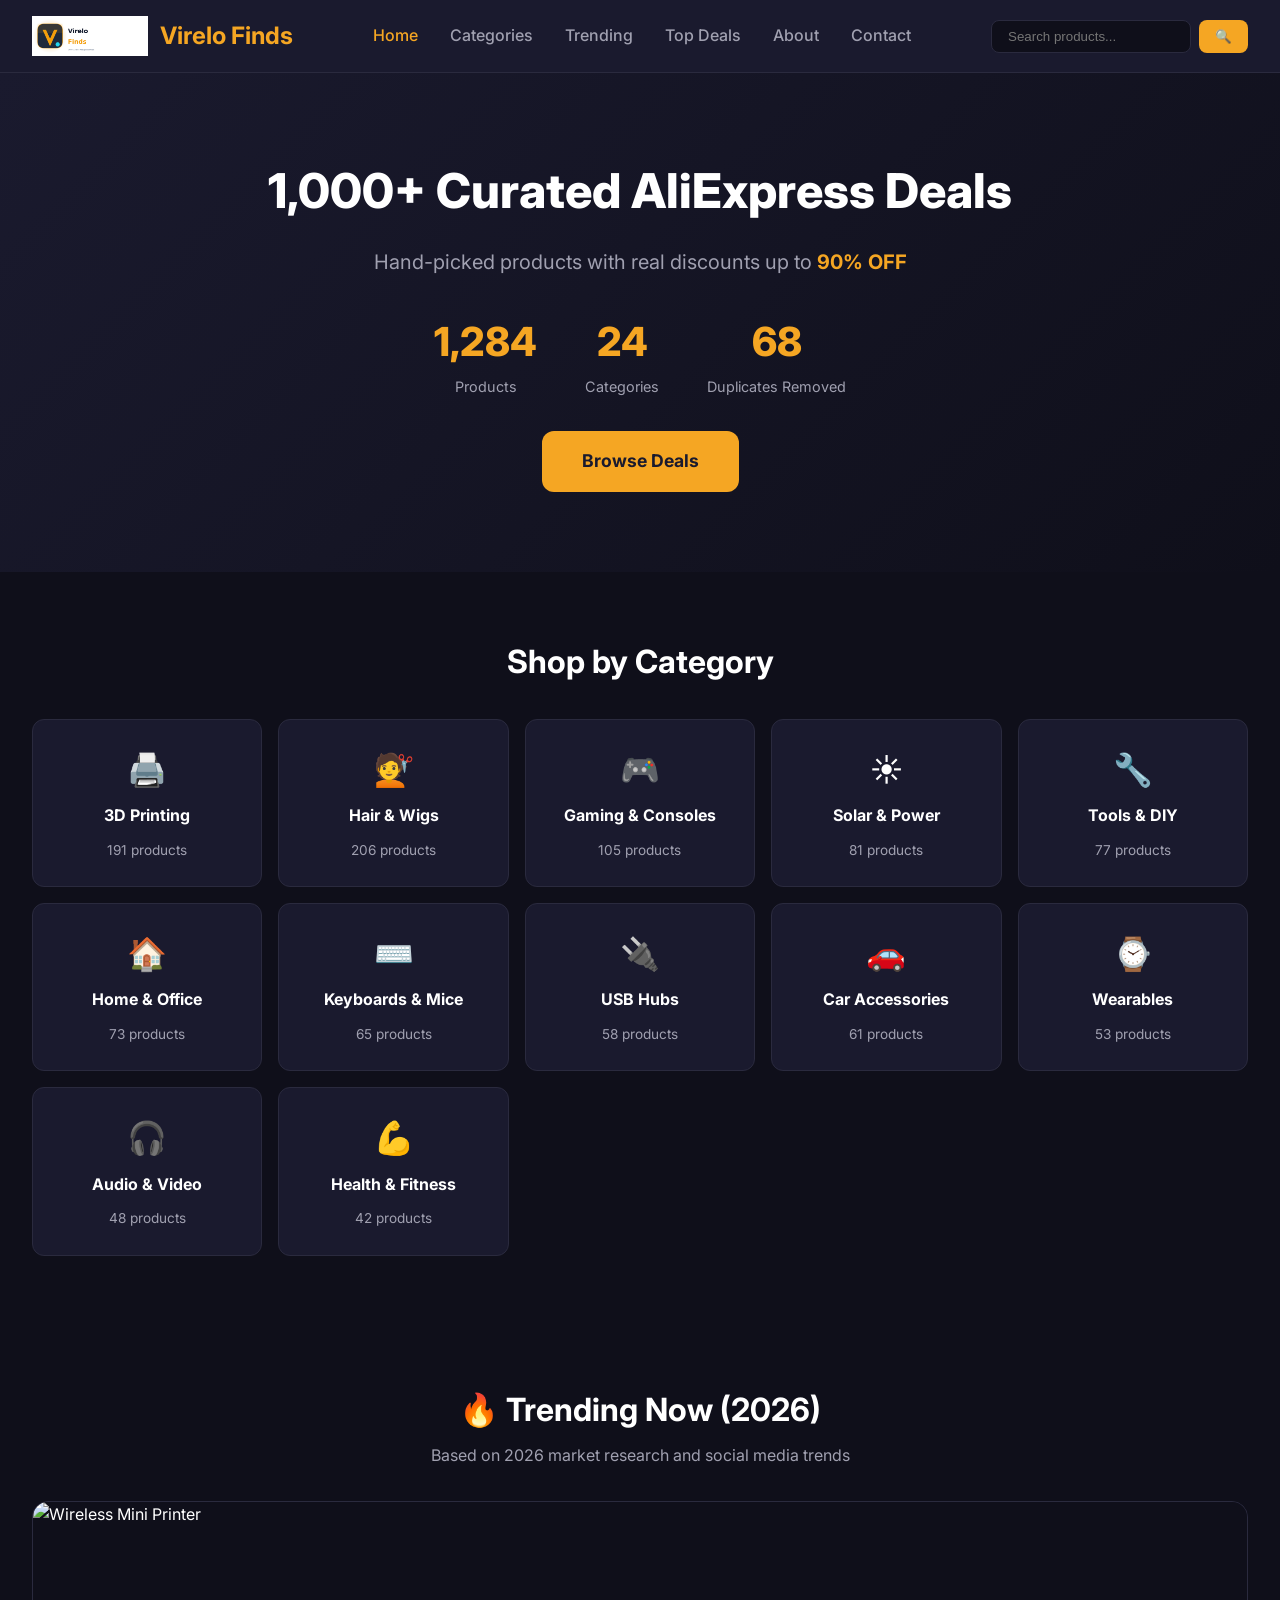
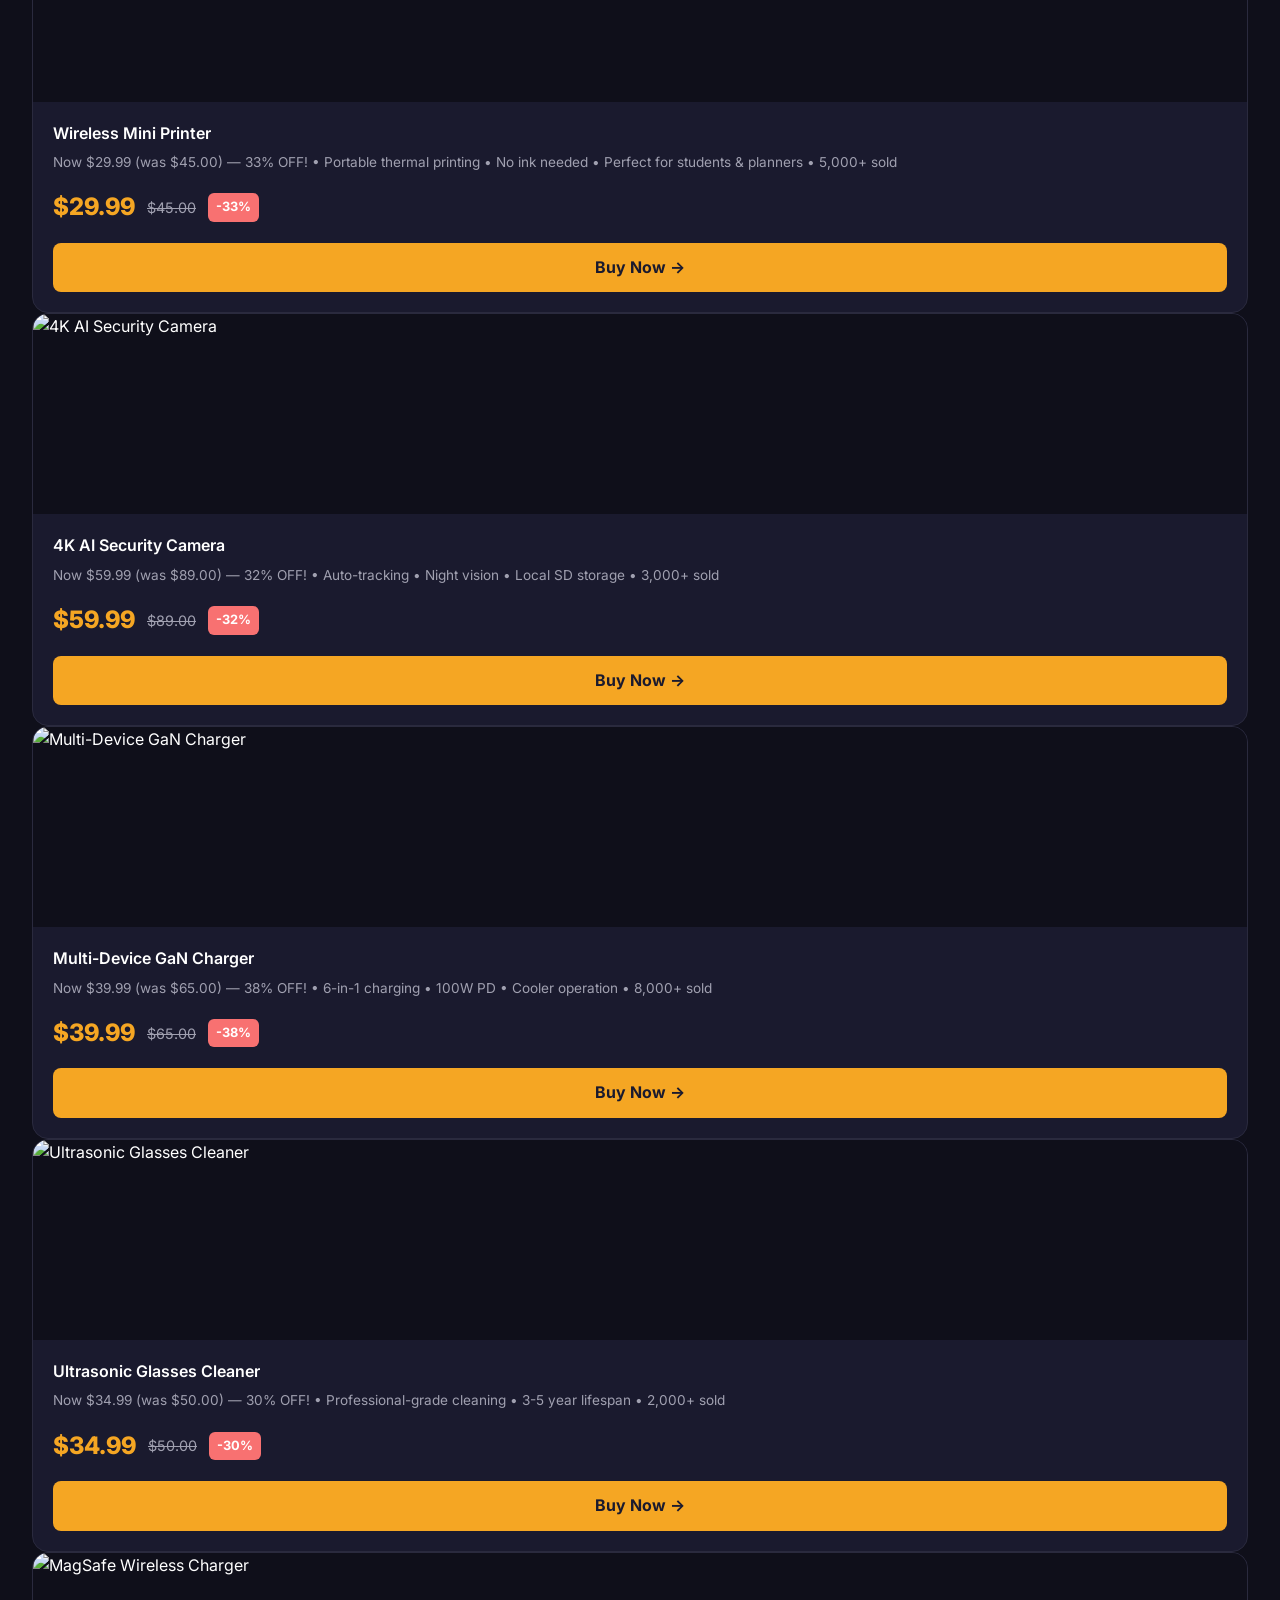
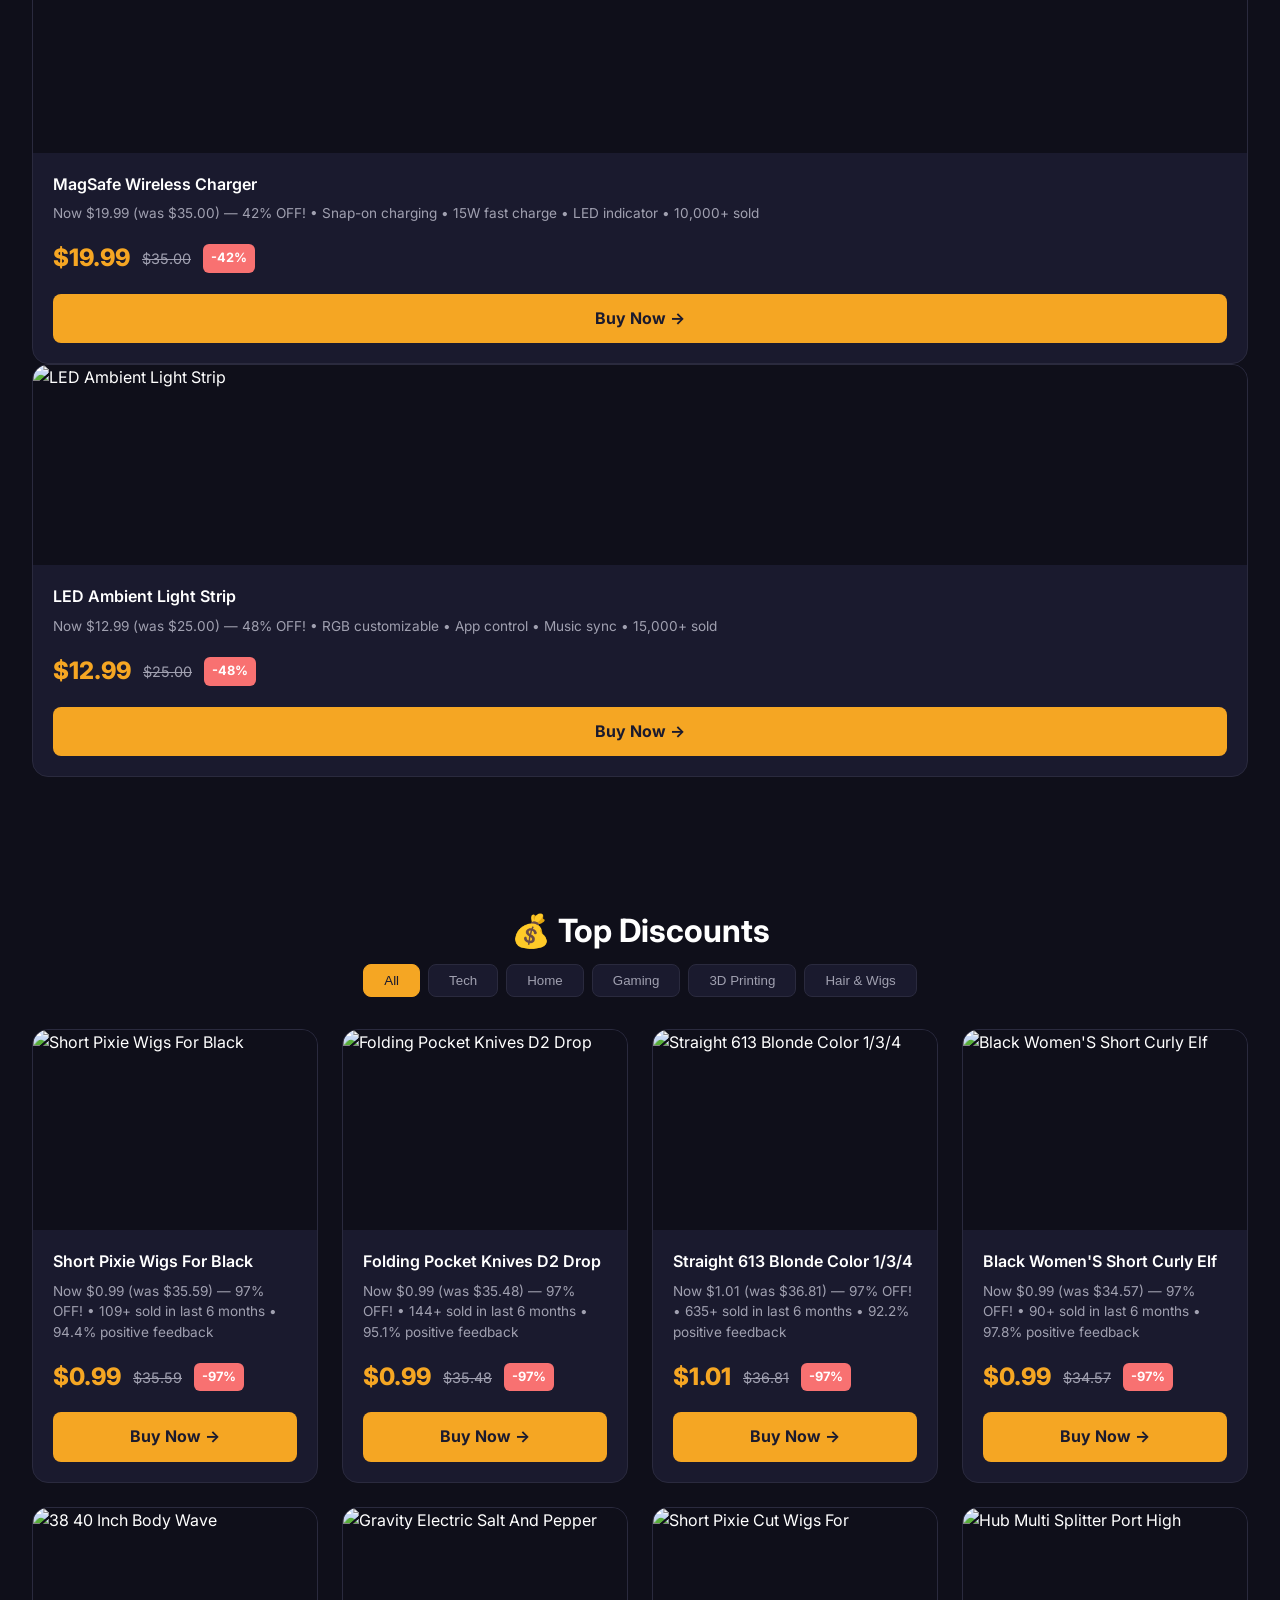
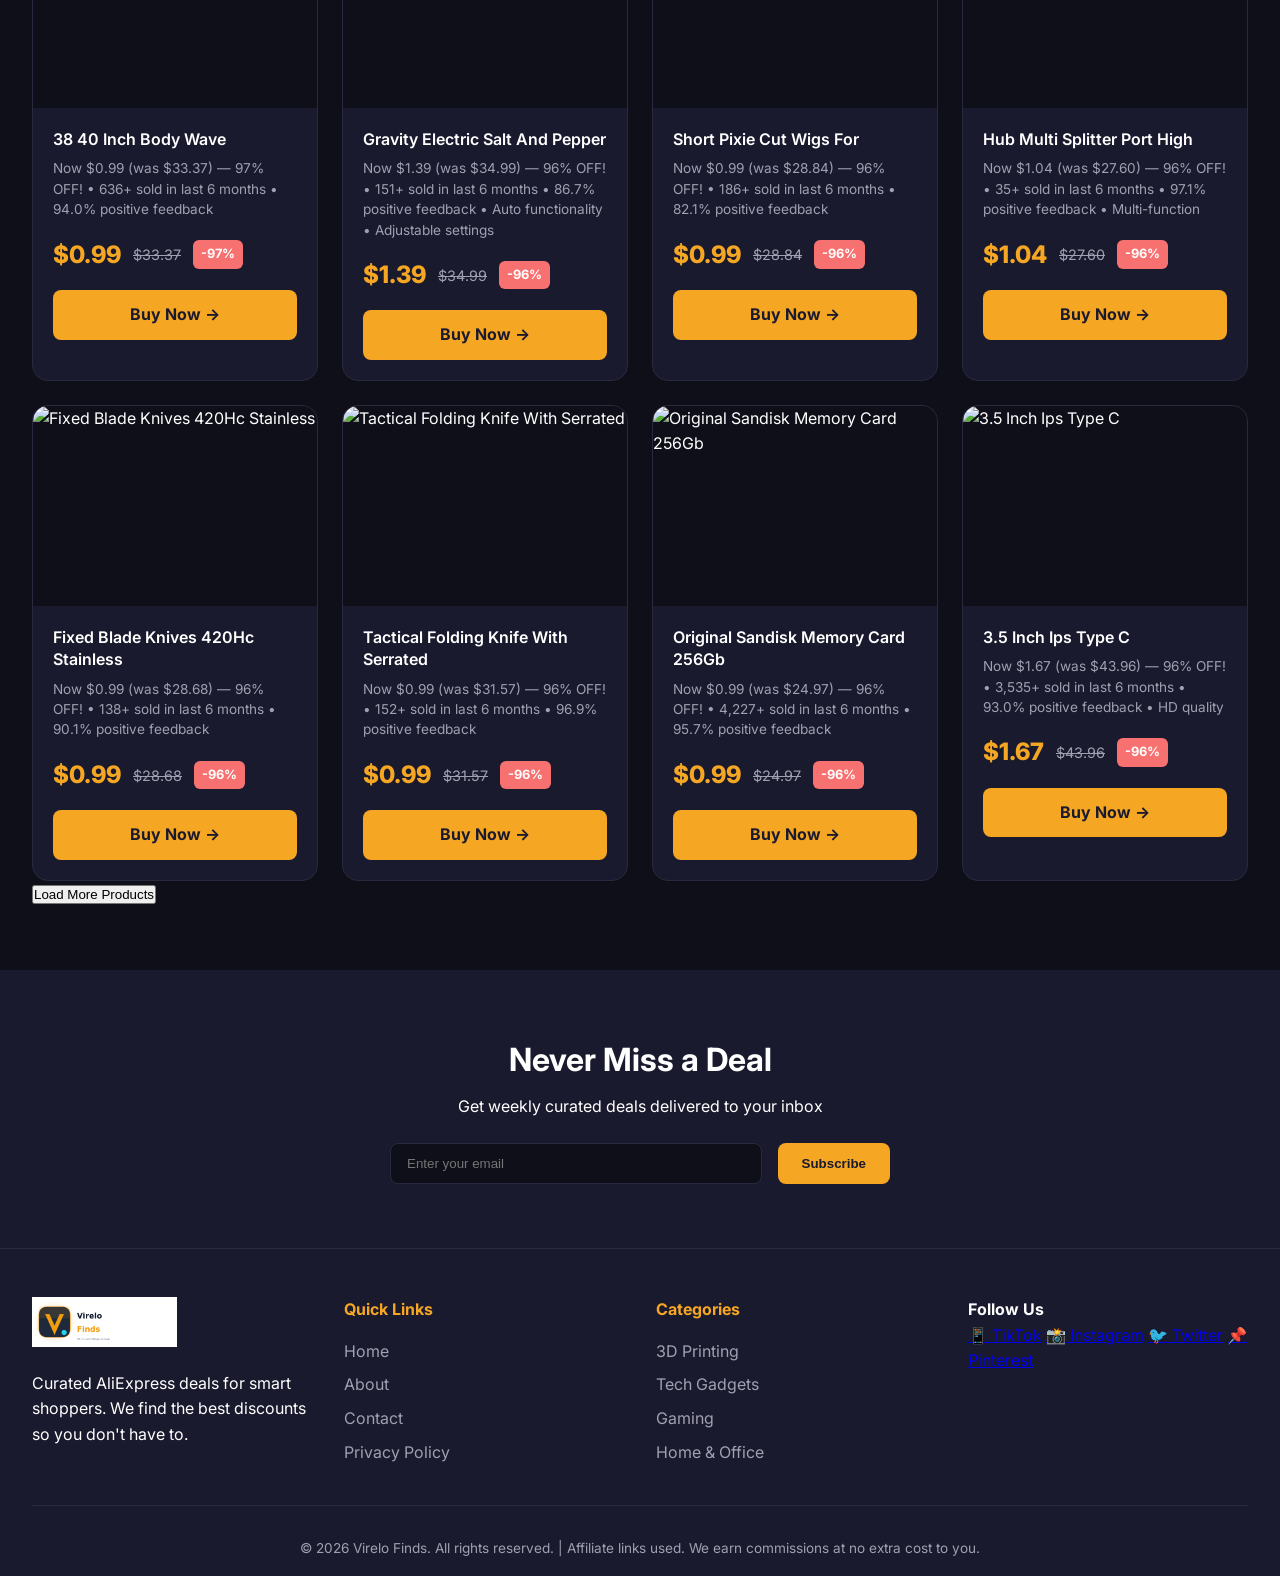
<file: index.html>
<!DOCTYPE html>
<html lang="en">
<head>
    <meta charset="UTF-8">
    <meta name="viewport" content="width=device-width, initial-scale=1.0">
    <title>Virelo Finds | Best AliExpress Deals & Curated Products 2026</title>
    <meta name="description" content="Discover 1,000+ curated AliExpress deals with up to 90% OFF. Tech gadgets, 3D printing, gaming gear, home essentials & more. Hand-picked affiliate products with real discounts.">
    <link rel="stylesheet" href="style.css">
    <link rel="icon" type="image/png" href="assets/logo.png">
    <link href="https://fonts.googleapis.com/css2?family=Inter:wght@300;400;500;600;700;800&display=swap" rel="stylesheet">
</head>
<body>
    <!-- Navigation -->
    <nav class="navbar">
        <div class="nav-container">
            <a href="index.html" class="logo">
                <img src="assets/logo.png" alt="Virelo Finds Logo">
                <span>Virelo Finds</span>
            </a>
            <div class="nav-links">
                <a href="index.html" class="active">Home</a>
                <a href="#categories">Categories</a>
                <a href="#trending">Trending</a>
                <a href="#deals">Top Deals</a>
                <a href="about.html">About</a>
                <a href="contact.html">Contact</a>
            </div>
            <div class="search-box">
                <input type="text" id="searchInput" placeholder="Search products...">
                <button onclick="searchProducts()">🔍</button>
            </div>
        </div>
    </nav>

    <!-- Hero Section -->
    <section class="hero">
        <div class="hero-content">
            <h1>1,000+ Curated AliExpress Deals</h1>
            <p class="hero-subtitle">Hand-picked products with real discounts up to <span class="highlight">90% OFF</span></p>
            <div class="hero-stats">
                <div class="stat">
                    <span class="stat-number">1,284</span>
                    <span class="stat-label">Products</span>
                </div>
                <div class="stat">
                    <span class="stat-number">24</span>
                    <span class="stat-label">Categories</span>
                </div>
                <div class="stat">
                    <span class="stat-number">68</span>
                    <span class="stat-label">Duplicates Removed</span>
                </div>
            </div>
            <a href="#products" class="cta-button">Browse Deals</a>
        </div>
    </section>

    <!-- Categories Section -->
    <section id="categories" class="categories">
        <h2>Shop by Category</h2>
        <div class="category-grid" id="categoryGrid">
            <!-- Categories loaded by JS -->
        </div>
    </section>

    <!-- Trending Section -->
    <section id="trending" class="trending">
        <h2>🔥 Trending Now (2026)</h2>
        <p class="section-desc">Based on 2026 market research and social media trends</p>
        <div class="trending-grid" id="trendingGrid">
            <!-- Trending products loaded by JS -->
        </div>
    </section>

    <!-- Top Deals Section -->
    <section id="deals" class="deals">
        <h2>💰 Top Discounts</h2>
        <div class="filter-bar">
            <button class="filter-btn active" onclick="filterProducts('all')">All</button>
            <button class="filter-btn" onclick="filterProducts('tech')">Tech</button>
            <button class="filter-btn" onclick="filterProducts('home')">Home</button>
            <button class="filter-btn" onclick="filterProducts('gaming')">Gaming</button>
            <button class="filter-btn" onclick="filterProducts('3d')">3D Printing</button>
            <button class="filter-btn" onclick="filterProducts('hair')">Hair & Wigs</button>
        </div>
        <div class="product-grid" id="productGrid">
            <!-- Products loaded by JS -->
        </div>
        <div class="load-more">
            <button onclick="loadMore()" class="load-more-btn">Load More Products</button>
        </div>
    </section>

    <!-- Newsletter -->
    <section class="newsletter">
        <div class="newsletter-content">
            <h2>Never Miss a Deal</h2>
            <p>Get weekly curated deals delivered to your inbox</p>
            <form class="newsletter-form">
                <input type="email" placeholder="Enter your email" required>
                <button type="submit">Subscribe</button>
            </form>
        </div>
    </section>

    <!-- Footer -->
    <footer class="footer">
        <div class="footer-content">
            <div class="footer-brand">
                <img src="assets/logo.png" alt="Virelo Finds" class="footer-logo">
                <p>Curated AliExpress deals for smart shoppers. We find the best discounts so you don't have to.</p>
            </div>
            <div class="footer-links">
                <h4>Quick Links</h4>
                <a href="index.html">Home</a>
                <a href="about.html">About</a>
                <a href="contact.html">Contact</a>
                <a href="#">Privacy Policy</a>
            </div>
            <div class="footer-links">
                <h4>Categories</h4>
                <a href="#">3D Printing</a>
                <a href="#">Tech Gadgets</a>
                <a href="#">Gaming</a>
                <a href="#">Home & Office</a>
            </div>
            <div class="footer-social">
                <h4>Follow Us</h4>
                <a href="#">📱 TikTok</a>
                <a href="#">📸 Instagram</a>
                <a href="#">🐦 Twitter</a>
                <a href="#">📌 Pinterest</a>
            </div>
        </div>
        <div class="footer-bottom">
            <p>© 2026 Virelo Finds. All rights reserved. | Affiliate links used. We earn commissions at no extra cost to you.</p>
        </div>
    </footer>

    <script src="script.js"></script>
</body>
</html>
</file>
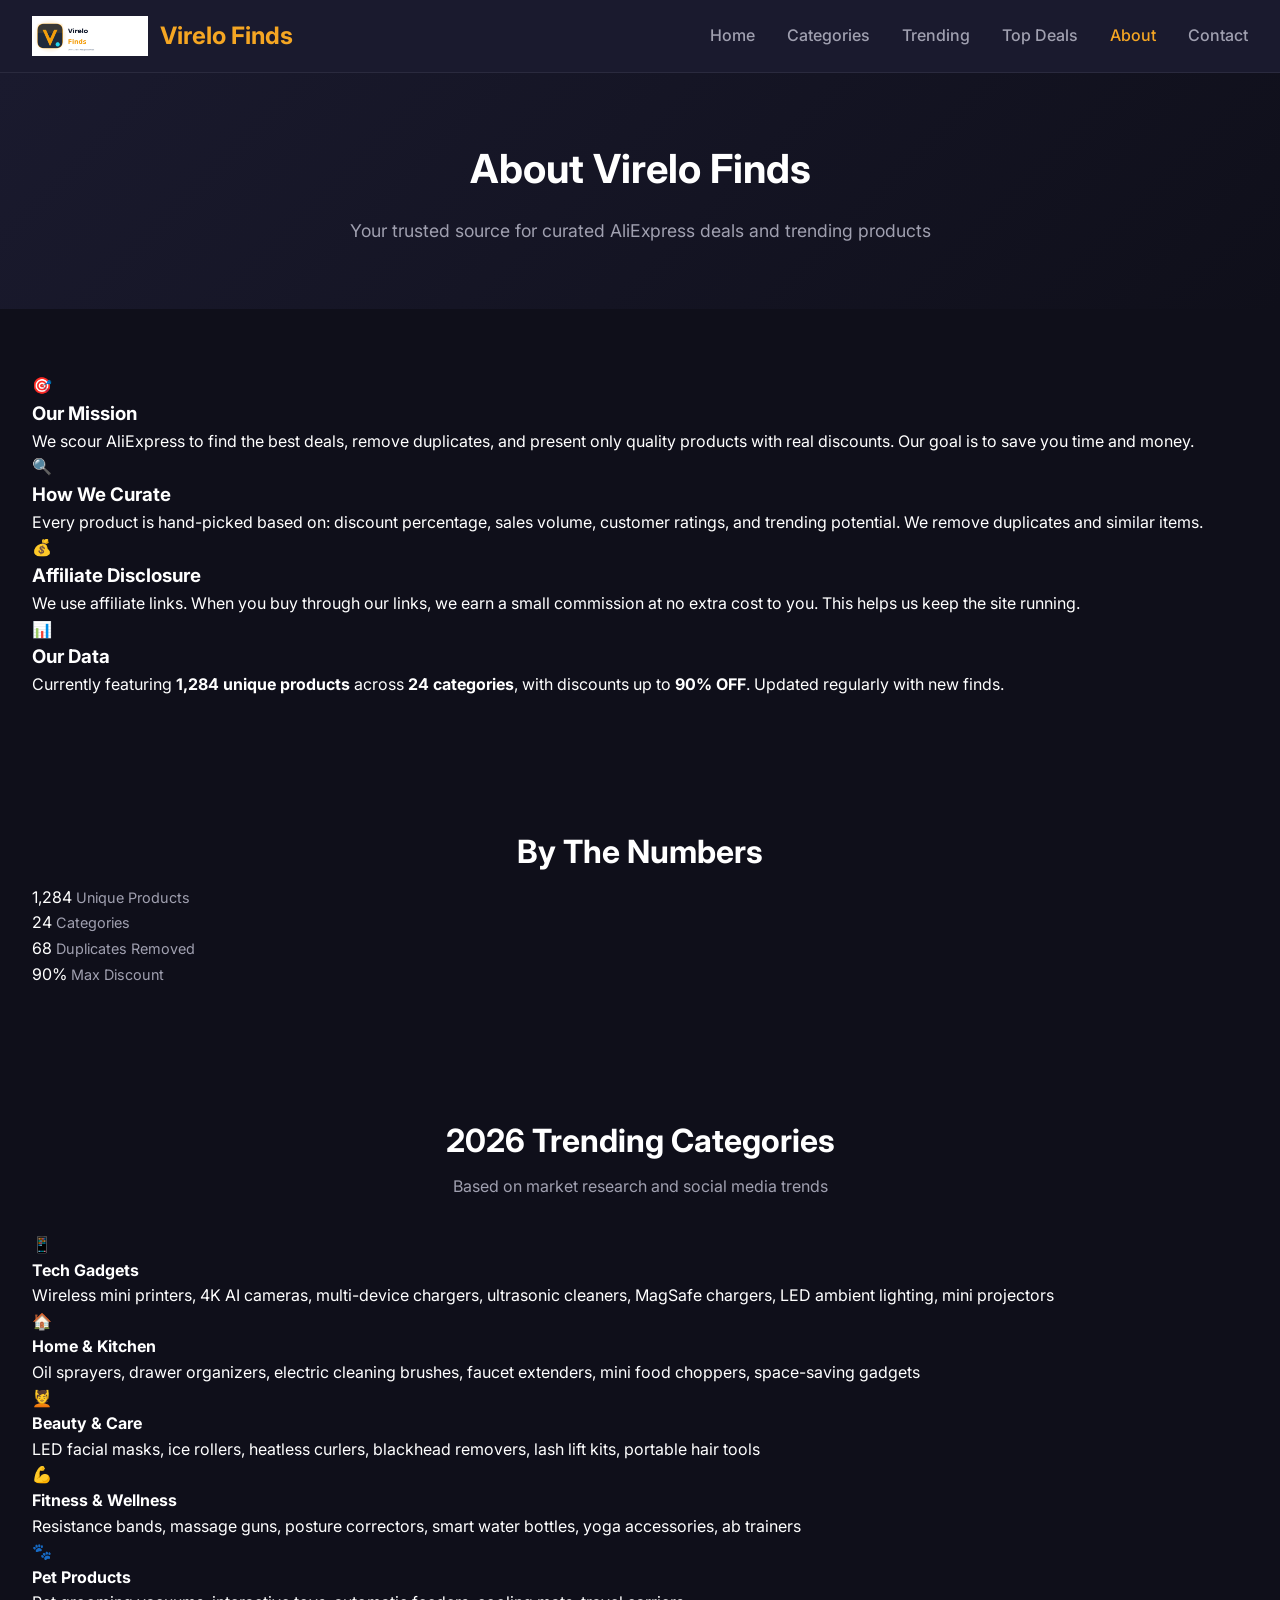
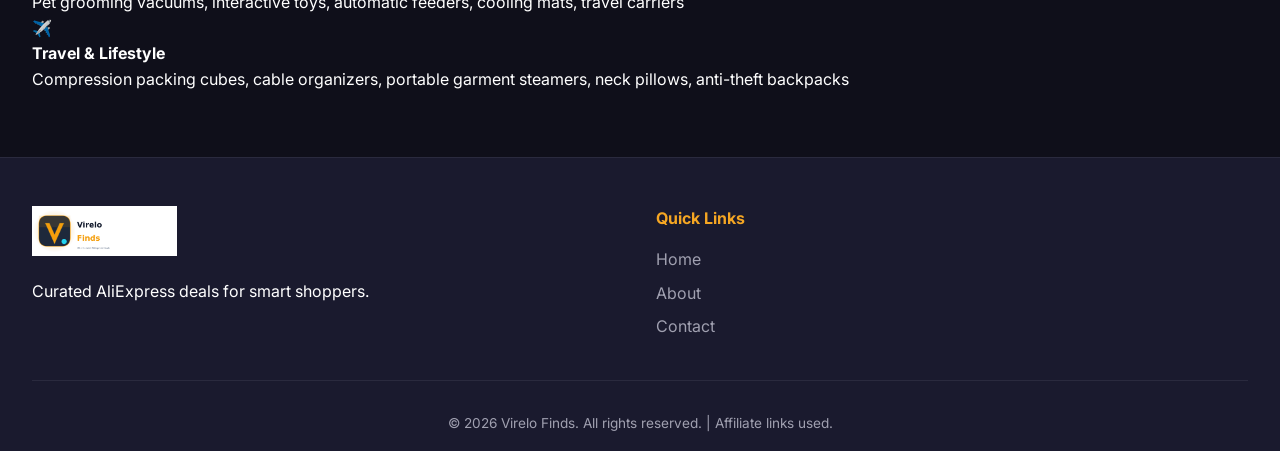
<file: about.html>
<!DOCTYPE html>
<html lang="en">
<head>
    <meta charset="UTF-8">
    <meta name="viewport" content="width=device-width, initial-scale=1.0">
    <title>About | Virelo Finds - Curated AliExpress Deals</title>
    <meta name="description" content="Learn about Virelo Finds - your trusted source for curated AliExpress deals. We find the best discounts so you don't have to.">
    <link rel="stylesheet" href="style.css">
    <link rel="icon" type="image/png" href="assets/logo.png">
    <link href="https://fonts.googleapis.com/css2?family=Inter:wght@300;400;500;600;700;800&display=swap" rel="stylesheet">
</head>
<body>
    <nav class="navbar">
        <div class="nav-container">
            <a href="index.html" class="logo">
                <img src="assets/logo.png" alt="Virelo Finds Logo">
                <span>Virelo Finds</span>
            </a>
            <div class="nav-links">
                <a href="index.html">Home</a>
                <a href="index.html#categories">Categories</a>
                <a href="index.html#trending">Trending</a>
                <a href="index.html#deals">Top Deals</a>
                <a href="about.html" class="active">About</a>
                <a href="contact.html">Contact</a>
            </div>
        </div>
    </nav>

    <section class="about-hero">
        <div class="about-content">
            <h1>About Virelo Finds</h1>
            <p class="about-subtitle">Your trusted source for curated AliExpress deals and trending products</p>
        </div>
    </section>

    <section class="about-section">
        <div class="about-grid">
            <div class="about-card">
                <div class="about-icon">🎯</div>
                <h3>Our Mission</h3>
                <p>We scour AliExpress to find the best deals, remove duplicates, and present only quality products with real discounts. Our goal is to save you time and money.</p>
            </div>
            <div class="about-card">
                <div class="about-icon">🔍</div>
                <h3>How We Curate</h3>
                <p>Every product is hand-picked based on: discount percentage, sales volume, customer ratings, and trending potential. We remove duplicates and similar items.</p>
            </div>
            <div class="about-card">
                <div class="about-icon">💰</div>
                <h3>Affiliate Disclosure</h3>
                <p>We use affiliate links. When you buy through our links, we earn a small commission at no extra cost to you. This helps us keep the site running.</p>
            </div>
            <div class="about-card">
                <div class="about-icon">📊</div>
                <h3>Our Data</h3>
                <p>Currently featuring <strong>1,284 unique products</strong> across <strong>24 categories</strong>, with discounts up to <strong>90% OFF</strong>. Updated regularly with new finds.</p>
            </div>
        </div>
    </section>

    <section class="stats-section">
        <h2>By The Numbers</h2>
        <div class="stats-grid">
            <div class="stat-card">
                <span class="stat-num">1,284</span>
                <span class="stat-label">Unique Products</span>
            </div>
            <div class="stat-card">
                <span class="stat-num">24</span>
                <span class="stat-label">Categories</span>
            </div>
            <div class="stat-card">
                <span class="stat-num">68</span>
                <span class="stat-label">Duplicates Removed</span>
            </div>
            <div class="stat-card">
                <span class="stat-num">90%</span>
                <span class="stat-label">Max Discount</span>
            </div>
        </div>
    </section>

    <section class="trending-2026">
        <h2>2026 Trending Categories</h2>
        <p class="section-desc">Based on market research and social media trends</p>
        <div class="trending-categories">
            <div class="trend-cat">
                <span class="trend-icon">📱</span>
                <h4>Tech Gadgets</h4>
                <p>Wireless mini printers, 4K AI cameras, multi-device chargers, ultrasonic cleaners, MagSafe chargers, LED ambient lighting, mini projectors</p>
            </div>
            <div class="trend-cat">
                <span class="trend-icon">🏠</span>
                <h4>Home & Kitchen</h4>
                <p>Oil sprayers, drawer organizers, electric cleaning brushes, faucet extenders, mini food choppers, space-saving gadgets</p>
            </div>
            <div class="trend-cat">
                <span class="trend-icon">💆</span>
                <h4>Beauty & Care</h4>
                <p>LED facial masks, ice rollers, heatless curlers, blackhead removers, lash lift kits, portable hair tools</p>
            </div>
            <div class="trend-cat">
                <span class="trend-icon">💪</span>
                <h4>Fitness & Wellness</h4>
                <p>Resistance bands, massage guns, posture correctors, smart water bottles, yoga accessories, ab trainers</p>
            </div>
            <div class="trend-cat">
                <span class="trend-icon">🐾</span>
                <h4>Pet Products</h4>
                <p>Pet grooming vacuums, interactive toys, automatic feeders, cooling mats, travel carriers</p>
            </div>
            <div class="trend-cat">
                <span class="trend-icon">✈️</span>
                <h4>Travel & Lifestyle</h4>
                <p>Compression packing cubes, cable organizers, portable garment steamers, neck pillows, anti-theft backpacks</p>
            </div>
        </div>
    </section>

    <footer class="footer">
        <div class="footer-content">
            <div class="footer-brand">
                <img src="assets/logo.png" alt="Virelo Finds" class="footer-logo">
                <p>Curated AliExpress deals for smart shoppers.</p>
            </div>
            <div class="footer-links">
                <h4>Quick Links</h4>
                <a href="index.html">Home</a>
                <a href="about.html">About</a>
                <a href="contact.html">Contact</a>
            </div>
        </div>
        <div class="footer-bottom">
            <p>© 2026 Virelo Finds. All rights reserved. | Affiliate links used.</p>
        </div>
    </footer>
</body>
</html>
</file>
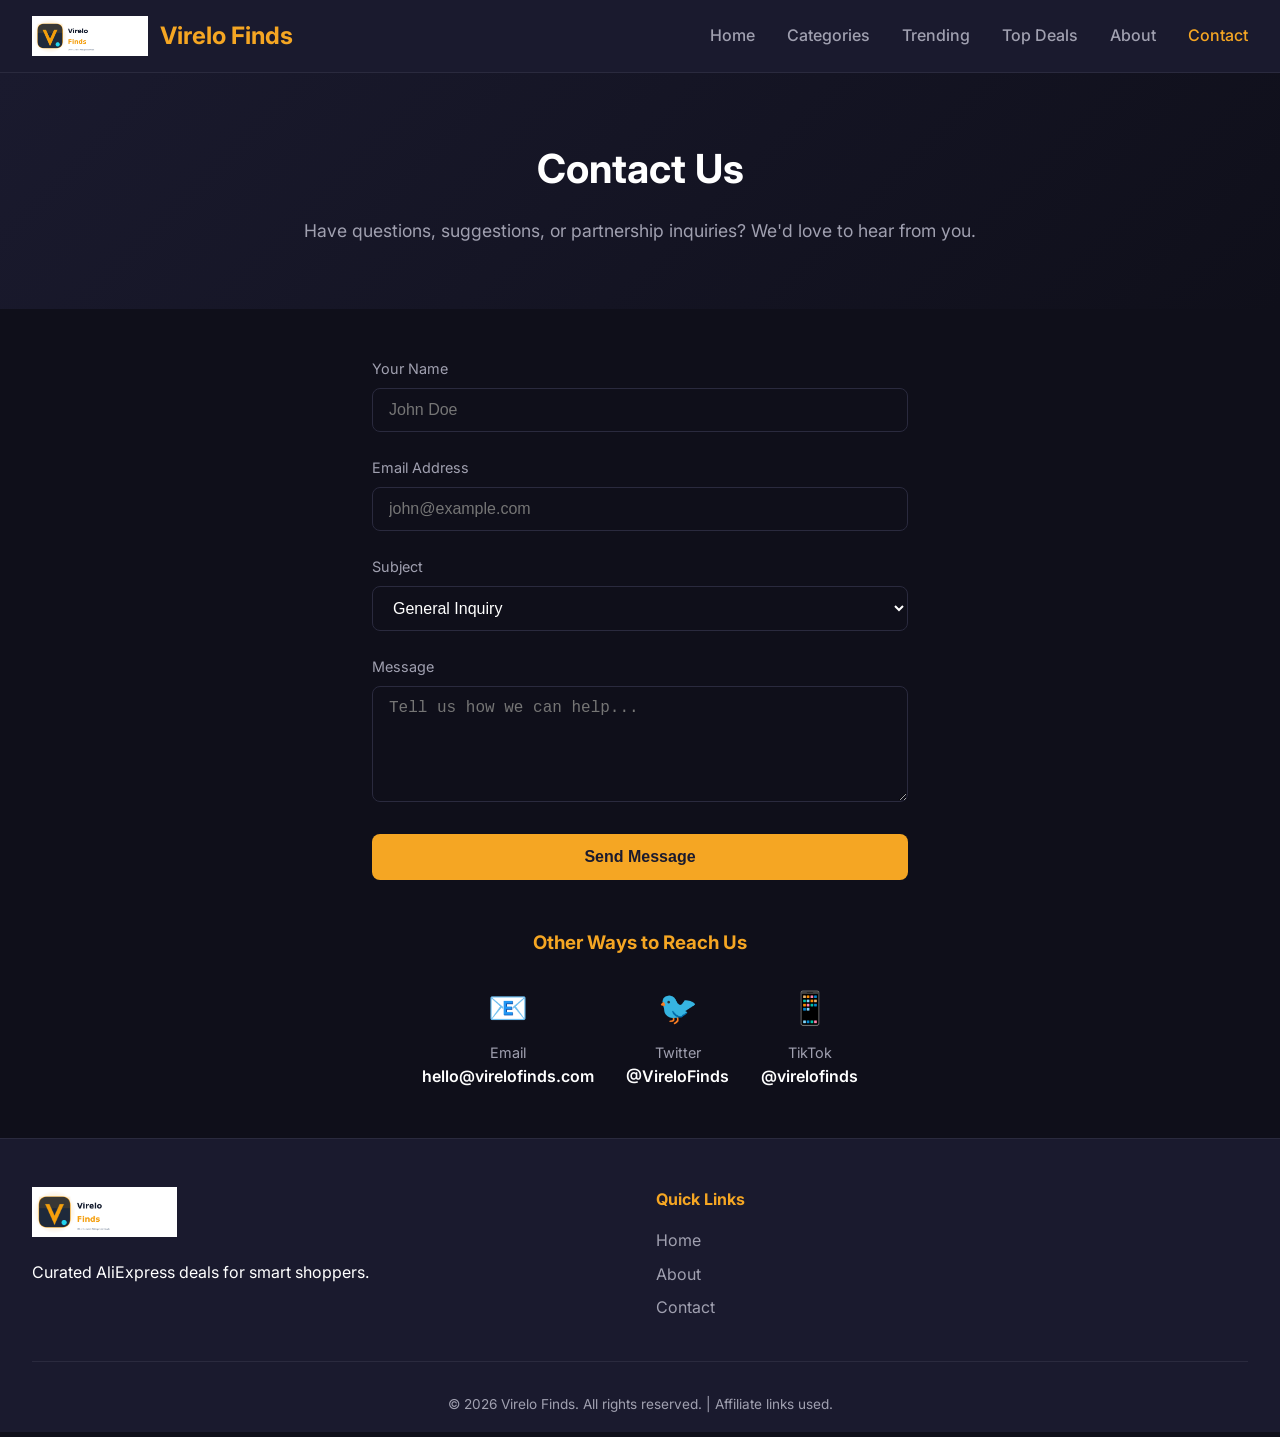
<file: contact.html>
<!DOCTYPE html>
<html lang="en">
<head>
    <meta charset="UTF-8">
    <meta name="viewport" content="width=device-width, initial-scale=1.0">
    <title>Contact | Virelo Finds</title>
    <meta name="description" content="Contact Virelo Finds - Have questions or suggestions about our curated AliExpress deals? Reach out to us.">
    <link rel="stylesheet" href="style.css">
    <link rel="icon" type="image/png" href="assets/logo.png">
    <link href="https://fonts.googleapis.com/css2?family=Inter:wght@300;400;500;600;700;800&display=swap" rel="stylesheet">
</head>
<body>
    <nav class="navbar">
        <div class="nav-container">
            <a href="index.html" class="logo">
                <img src="assets/logo.png" alt="Virelo Finds Logo">
                <span>Virelo Finds</span>
            </a>
            <div class="nav-links">
                <a href="index.html">Home</a>
                <a href="index.html#categories">Categories</a>
                <a href="index.html#trending">Trending</a>
                <a href="index.html#deals">Top Deals</a>
                <a href="about.html">About</a>
                <a href="contact.html" class="active">Contact</a>
            </div>
        </div>
    </nav>

    <section class="about-hero">
        <div class="about-content">
            <h1>Contact Us</h1>
            <p class="about-subtitle">Have questions, suggestions, or partnership inquiries? We'd love to hear from you.</p>
        </div>
    </section>

    <section class="about-section" style="max-width: 600px; margin: 0 auto; padding: 3rem 2rem;">
        <div class="about-card" style="text-align: left;">
            <form class="contact-form" style="display: flex; flex-direction: column; gap: 1.5rem;">
                <div>
                    <label style="display: block; margin-bottom: 0.5rem; color: var(--text-muted); font-size: 0.9rem;">Your Name</label>
                    <input type="text" placeholder="John Doe" required style="width: 100%; padding: 0.75rem 1rem; border-radius: 8px; border: 1px solid var(--border); background: var(--bg); color: var(--text); font-size: 1rem;">
                </div>
                <div>
                    <label style="display: block; margin-bottom: 0.5rem; color: var(--text-muted); font-size: 0.9rem;">Email Address</label>
                    <input type="email" placeholder="john@example.com" required style="width: 100%; padding: 0.75rem 1rem; border-radius: 8px; border: 1px solid var(--border); background: var(--bg); color: var(--text); font-size: 1rem;">
                </div>
                <div>
                    <label style="display: block; margin-bottom: 0.5rem; color: var(--text-muted); font-size: 0.9rem;">Subject</label>
                    <select style="width: 100%; padding: 0.75rem 1rem; border-radius: 8px; border: 1px solid var(--border); background: var(--bg); color: var(--text); font-size: 1rem;">
                        <option>General Inquiry</option>
                        <option>Product Suggestion</option>
                        <option>Affiliate Partnership</option>
                        <option>Report Broken Link</option>
                        <option>Other</option>
                    </select>
                </div>
                <div>
                    <label style="display: block; margin-bottom: 0.5rem; color: var(--text-muted); font-size: 0.9rem;">Message</label>
                    <textarea placeholder="Tell us how we can help..." required rows="5" style="width: 100%; padding: 0.75rem 1rem; border-radius: 8px; border: 1px solid var(--border); background: var(--bg); color: var(--text); font-size: 1rem; resize: vertical;"></textarea>
                </div>
                <button type="submit" style="padding: 0.875rem 2rem; background: var(--primary); color: var(--secondary); border: none; border-radius: 8px; font-weight: 700; font-size: 1rem; cursor: pointer; transition: background 0.3s;">Send Message</button>
            </form>
        </div>

        <div style="margin-top: 3rem; text-align: center;">
            <h3 style="color: var(--primary); margin-bottom: 1.5rem;">Other Ways to Reach Us</h3>
            <div style="display: flex; justify-content: center; gap: 2rem; flex-wrap: wrap;">
                <div style="text-align: center;">
                    <div style="font-size: 2rem; margin-bottom: 0.5rem;">📧</div>
                    <p style="color: var(--text-muted); font-size: 0.9rem;">Email</p>
                    <p style="font-weight: 600;">hello@virelofinds.com</p>
                </div>
                <div style="text-align: center;">
                    <div style="font-size: 2rem; margin-bottom: 0.5rem;">🐦</div>
                    <p style="color: var(--text-muted); font-size: 0.9rem;">Twitter</p>
                    <p style="font-weight: 600;">@VireloFinds</p>
                </div>
                <div style="text-align: center;">
                    <div style="font-size: 2rem; margin-bottom: 0.5rem;">📱</div>
                    <p style="color: var(--text-muted); font-size: 0.9rem;">TikTok</p>
                    <p style="font-weight: 600;">@virelofinds</p>
                </div>
            </div>
        </div>
    </section>

    <footer class="footer">
        <div class="footer-content">
            <div class="footer-brand">
                <img src="assets/logo.png" alt="Virelo Finds" class="footer-logo">
                <p>Curated AliExpress deals for smart shoppers.</p>
            </div>
            <div class="footer-links">
                <h4>Quick Links</h4>
                <a href="index.html">Home</a>
                <a href="about.html">About</a>
                <a href="contact.html">Contact</a>
            </div>
        </div>
        <div class="footer-bottom">
            <p>© 2026 Virelo Finds. All rights reserved. | Affiliate links used.</p>
        </div>
    </footer>
</body>
</html>
</file>
<file: style.css>
/* === VIRELO FINDS STYLESHEET === */
:root {
    --primary: #f5a623;
    --primary-dark: #e09420;
    --secondary: #1a1a2e;
    --accent: #00d4ff;
    --bg: #0f0f1a;
    --card-bg: #1a1a2e;
    --text: #ffffff;
    --text-muted: #a0a0b0;
    --border: #2a2a3e;
    --success: #4ade80;
    --danger: #f87171;
}

* { margin: 0; padding: 0; box-sizing: border-box; }
body { font-family: 'Inter', sans-serif; background: var(--bg); color: var(--text); line-height: 1.6; }

.navbar { background: var(--secondary); padding: 1rem 0; position: sticky; top: 0; z-index: 100; border-bottom: 1px solid var(--border); }
.nav-container { max-width: 1400px; margin: 0 auto; padding: 0 2rem; display: flex; align-items: center; justify-content: space-between; }
.logo { display: flex; align-items: center; gap: 0.75rem; text-decoration: none; color: var(--text); }
.logo img { height: 40px; width: auto; }
.logo span { font-size: 1.5rem; font-weight: 700; color: var(--primary); }
.nav-links { display: flex; gap: 2rem; }
.nav-links a { color: var(--text-muted); text-decoration: none; font-weight: 500; transition: color 0.3s; }
.nav-links a:hover, .nav-links a.active { color: var(--primary); }
.search-box { display: flex; gap: 0.5rem; }
.search-box input { padding: 0.5rem 1rem; border-radius: 8px; border: 1px solid var(--border); background: var(--bg); color: var(--text); width: 200px; }
.search-box button { padding: 0.5rem 1rem; background: var(--primary); border: none; border-radius: 8px; cursor: pointer; }

.hero { background: linear-gradient(135deg, var(--secondary) 0%, var(--bg) 100%); padding: 5rem 2rem; text-align: center; }
.hero-content h1 { font-size: 3rem; font-weight: 800; margin-bottom: 1rem; }
.hero-subtitle { font-size: 1.25rem; color: var(--text-muted); margin-bottom: 2rem; }
.highlight { color: var(--primary); font-weight: 700; }
.hero-stats { display: flex; justify-content: center; gap: 3rem; margin: 2rem 0; }
.stat { text-align: center; }
.stat-number { display: block; font-size: 2.5rem; font-weight: 800; color: var(--primary); }
.stat-label { color: var(--text-muted); font-size: 0.9rem; }
.cta-button { display: inline-block; padding: 1rem 2.5rem; background: var(--primary); color: var(--secondary); text-decoration: none; border-radius: 12px; font-weight: 700; font-size: 1.1rem; transition: transform 0.3s; }
.cta-button:hover { transform: translateY(-2px); }

section { padding: 4rem 2rem; max-width: 1400px; margin: 0 auto; }
section h2 { font-size: 2rem; margin-bottom: 0.5rem; text-align: center; }
.section-desc { text-align: center; color: var(--text-muted); margin-bottom: 2rem; }

.category-grid { display: grid; grid-template-columns: repeat(auto-fill, minmax(200px, 1fr)); gap: 1rem; margin-top: 2rem; }
.category-card { background: var(--card-bg); padding: 1.5rem; border-radius: 12px; text-align: center; border: 1px solid var(--border); transition: transform 0.3s, border-color 0.3s; cursor: pointer; }
.category-card:hover { transform: translateY(-4px); border-color: var(--primary); }
.category-card h3 { font-size: 1rem; margin-bottom: 0.5rem; }
.category-card span { color: var(--text-muted); font-size: 0.85rem; }

.product-grid { display: grid; grid-template-columns: repeat(auto-fill, minmax(280px, 1fr)); gap: 1.5rem; margin-top: 2rem; }
.product-card { background: var(--card-bg); border-radius: 16px; overflow: hidden; border: 1px solid var(--border); transition: transform 0.3s; }
.product-card:hover { transform: translateY(-4px); }
.product-image { height: 200px; background: var(--bg); display: flex; align-items: center; justify-content: center; overflow: hidden; }
.product-image img { width: 100%; height: 100%; object-fit: cover; }
.product-info { padding: 1.25rem; }
.product-title { font-size: 1rem; font-weight: 600; margin-bottom: 0.5rem; line-height: 1.4; }
.product-desc { color: var(--text-muted); font-size: 0.85rem; margin-bottom: 1rem; line-height: 1.5; }
.product-price { display: flex; align-items: center; gap: 0.75rem; margin-bottom: 1rem; }
.current-price { font-size: 1.5rem; font-weight: 800; color: var(--primary); }
.original-price { text-decoration: line-through; color: var(--text-muted); font-size: 0.9rem; }
.discount-badge { background: var(--danger); color: white; padding: 0.25rem 0.5rem; border-radius: 6px; font-size: 0.8rem; font-weight: 700; }
.buy-btn { display: block; width: 100%; padding: 0.75rem; background: var(--primary); color: var(--secondary); text-align: center; text-decoration: none; border-radius: 8px; font-weight: 700; transition: background 0.3s; }
.buy-btn:hover { background: var(--primary-dark); }

.filter-bar { display: flex; gap: 0.5rem; justify-content: center; margin-bottom: 2rem; flex-wrap: wrap; }
.filter-btn { padding: 0.5rem 1.25rem; background: var(--card-bg); border: 1px solid var(--border); color: var(--text-muted); border-radius: 8px; cursor: pointer; transition: all 0.3s; }
.filter-btn:hover, .filter-btn.active { background: var(--primary); color: var(--secondary); border-color: var(--primary); }

.newsletter { background: var(--secondary); text-align: center; padding: 4rem 2rem; }
.newsletter-form { display: flex; gap: 1rem; justify-content: center; margin-top: 1.5rem; max-width: 500px; margin-left: auto; margin-right: auto; }
.newsletter-form input { flex: 1; padding: 0.75rem 1rem; border-radius: 8px; border: 1px solid var(--border); background: var(--bg); color: var(--text); }
.newsletter-form button { padding: 0.75rem 1.5rem; background: var(--primary); color: var(--secondary); border: none; border-radius: 8px; font-weight: 700; cursor: pointer; }

.footer { background: var(--secondary); padding: 3rem 2rem 1rem; border-top: 1px solid var(--border); }
.footer-content { max-width: 1400px; margin: 0 auto; display: grid; grid-template-columns: repeat(auto-fit, minmax(200px, 1fr)); gap: 2rem; margin-bottom: 2rem; }
.footer-logo { height: 50px; margin-bottom: 1rem; }
.footer-links h4 { color: var(--primary); margin-bottom: 1rem; }
.footer-links a { display: block; color: var(--text-muted); text-decoration: none; margin-bottom: 0.5rem; }
.footer-links a:hover { color: var(--text); }
.footer-bottom { text-align: center; padding-top: 2rem; border-top: 1px solid var(--border); color: var(--text-muted); font-size: 0.85rem; }

.about-hero { background: linear-gradient(135deg, var(--secondary) 0%, var(--bg) 100%); padding: 4rem 2rem; text-align: center; }
.about-content h1 { font-size: 2.5rem; margin-bottom: 1rem; }
.about-subtitle { color: var(--text-muted); font-size: 1.1rem; }
.about-grid { display: grid; grid-template-columns: repeat(auto-fit, min
</file>
